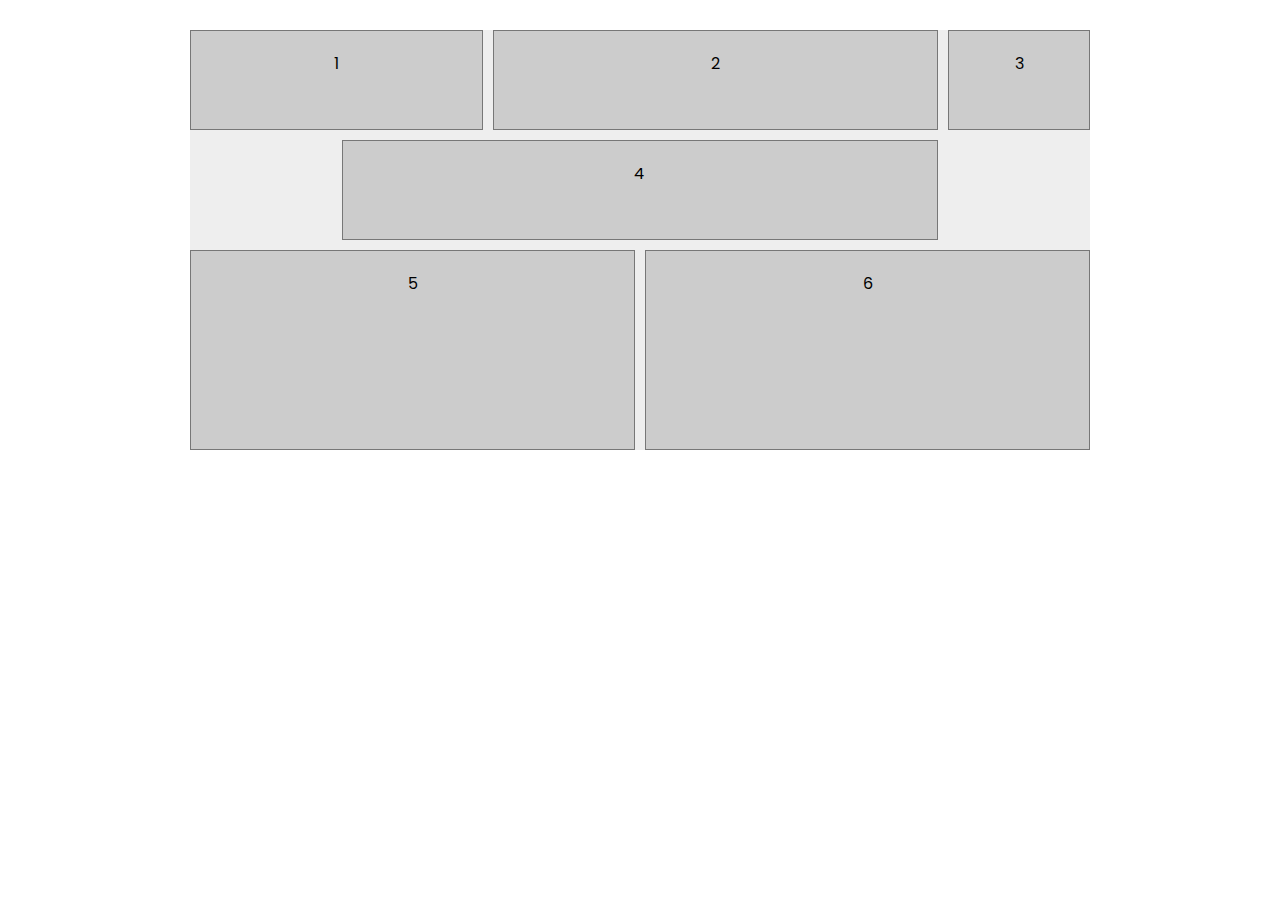
<file: basics/index.html>
<html lang="en">
<head>
  <meta charset="UTF-8">
  <meta http-equiv="X-UA-Compatible" content="IE=edge">
  <meta name="viewport" content="width=device-width, initial-scale=1.0">
  <title>CSS Grid Basics</title>
  <link rel="stylesheet" href="style.css">
</head>
<body>
    <div class="grid-container">
        <div>1</div>
        <div>2</div>
        <div>3</div>
        <div>4</div>
        <div>5</div>
        <div>6</div>
       


    </div>
  
</body>
</html>
</file>
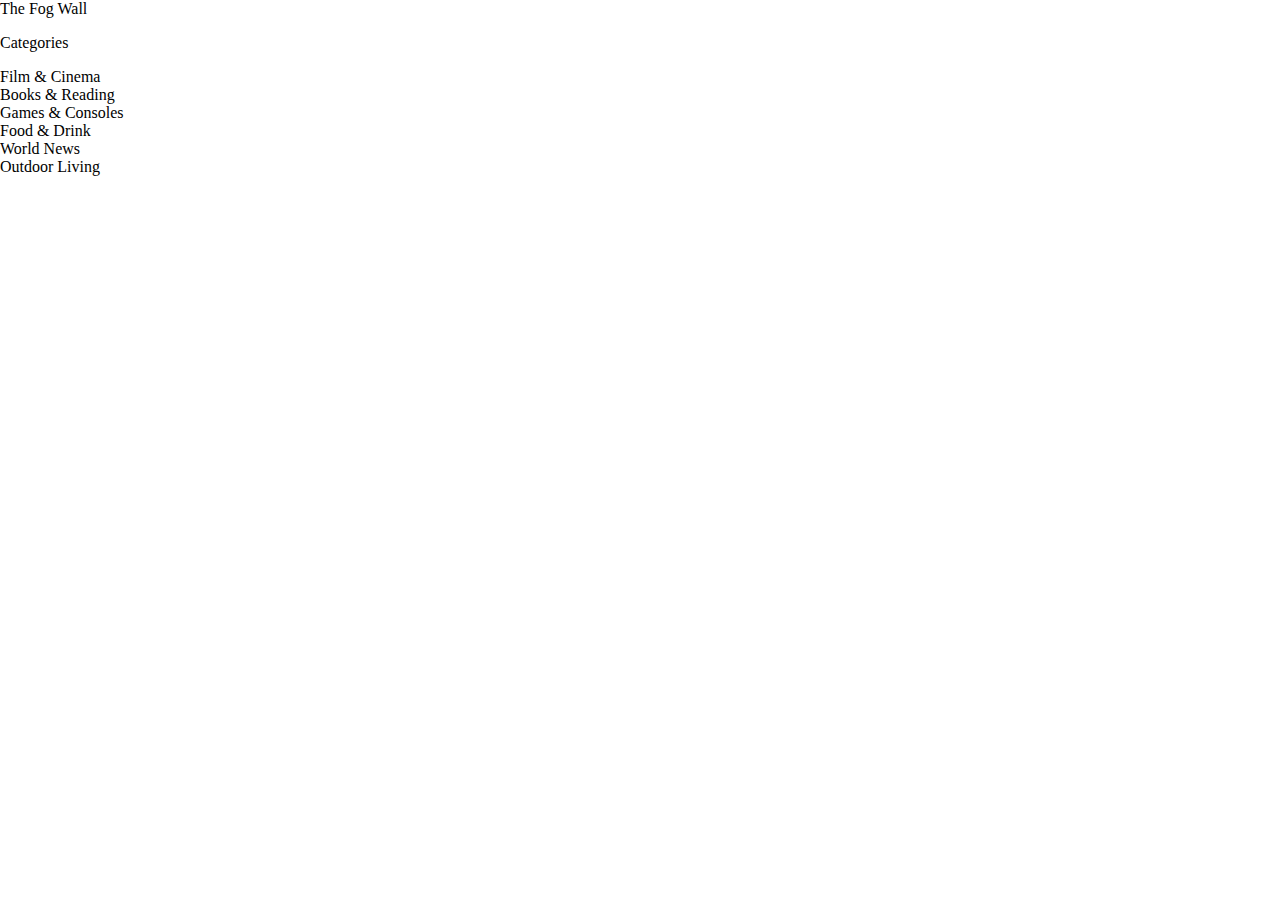
<file: holy-grail/index.html>
<!DOCTYPE html>
<html lang="en">
<head>
    <meta charset="UTF-8">
    <meta http-equiv="X-UA-Compatible" content="IE=edge">
    <meta name="viewport" content="width=device-width, initial-scale=1.0">
    <title>Holy Grail Layout</title>
    <link rel="stylesheet" href="style.css">
</head>
<body>
    <div class="grid-container">
        <header>
            The Fog Wall
        </header>
        <nav>
            <p>Categories</p>
            <li>Film & Cinema</li>
            <li>Books & Reading</li>
            <li>Games & Consoles</li>
            <li>Food & Drink</li>
            <li>World News</li>
            <li>Outdoor Living</li>
        </nav>
    </div>
</body>
</html>
</file>
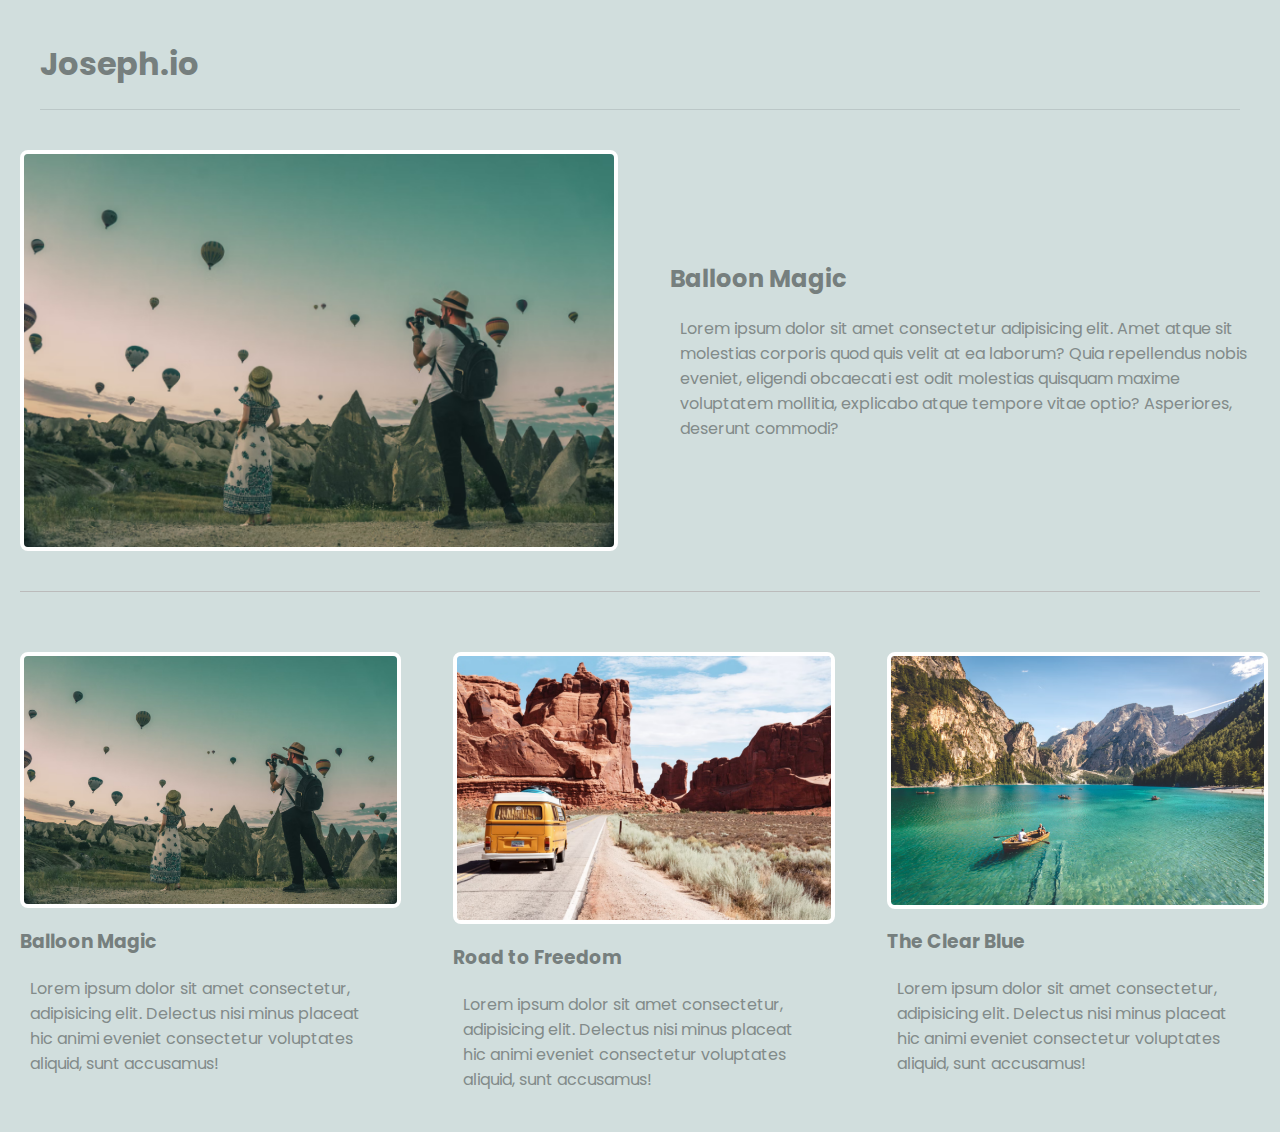
<file: multi-column/index.html>
<html lang="en">
<head>
  <meta charset="UTF-8">
  <meta http-equiv="X-UA-Compatible" content="IE=edge">
  <meta name="viewport" content="width=device-width, initial-scale=1.0">
  <title>Multi Column Blog Layout</title>
  <link rel="stylesheet" href="styles.css">
</head>
<body>

    <header>
        <h1>Joseph.io</h1>
    </header>
    <main class="grid-container">
        <article class="featured">
            <img src="img/1.png" alt="featured img">
            <div>
                <h2>Balloon Magic</h2>
                <p>Lorem ipsum dolor sit amet consectetur adipisicing elit. Amet atque sit molestias corporis quod quis velit at ea laborum? Quia repellendus nobis eveniet, eligendi obcaecati est odit molestias quisquam maxime voluptatem mollitia, explicabo atque tempore vitae optio? Asperiores, deserunt commodi?</p>
              </div>
        </article>
        <article>
            <img src="img/1.png" alt="article img">
            <div>
              <h3>Balloon Magic</h3>
              <p>Lorem ipsum dolor sit amet consectetur, adipisicing elit. Delectus nisi minus placeat hic animi eveniet consectetur voluptates aliquid, sunt accusamus!</p>
            </div>
          </article>
          <article>
            <img src="img/2.png" alt="article img">
            <div>
              <h3>Road to Freedom</h3>
              <p>Lorem ipsum dolor sit amet consectetur, adipisicing elit. Delectus nisi minus placeat hic animi eveniet consectetur voluptates aliquid, sunt accusamus!</p>
            </div>
          </article>
          <article>
            <img src="img/3.png" alt="article img">
            <div>
              <h3>The Clear Blue</h3>
              <p>Lorem ipsum dolor sit amet consectetur, adipisicing elit. Delectus nisi minus placeat hic animi eveniet consectetur voluptates aliquid, sunt accusamus!</p>
            </div>
          </article>

    </main>
  
</body>
</html>
</file>
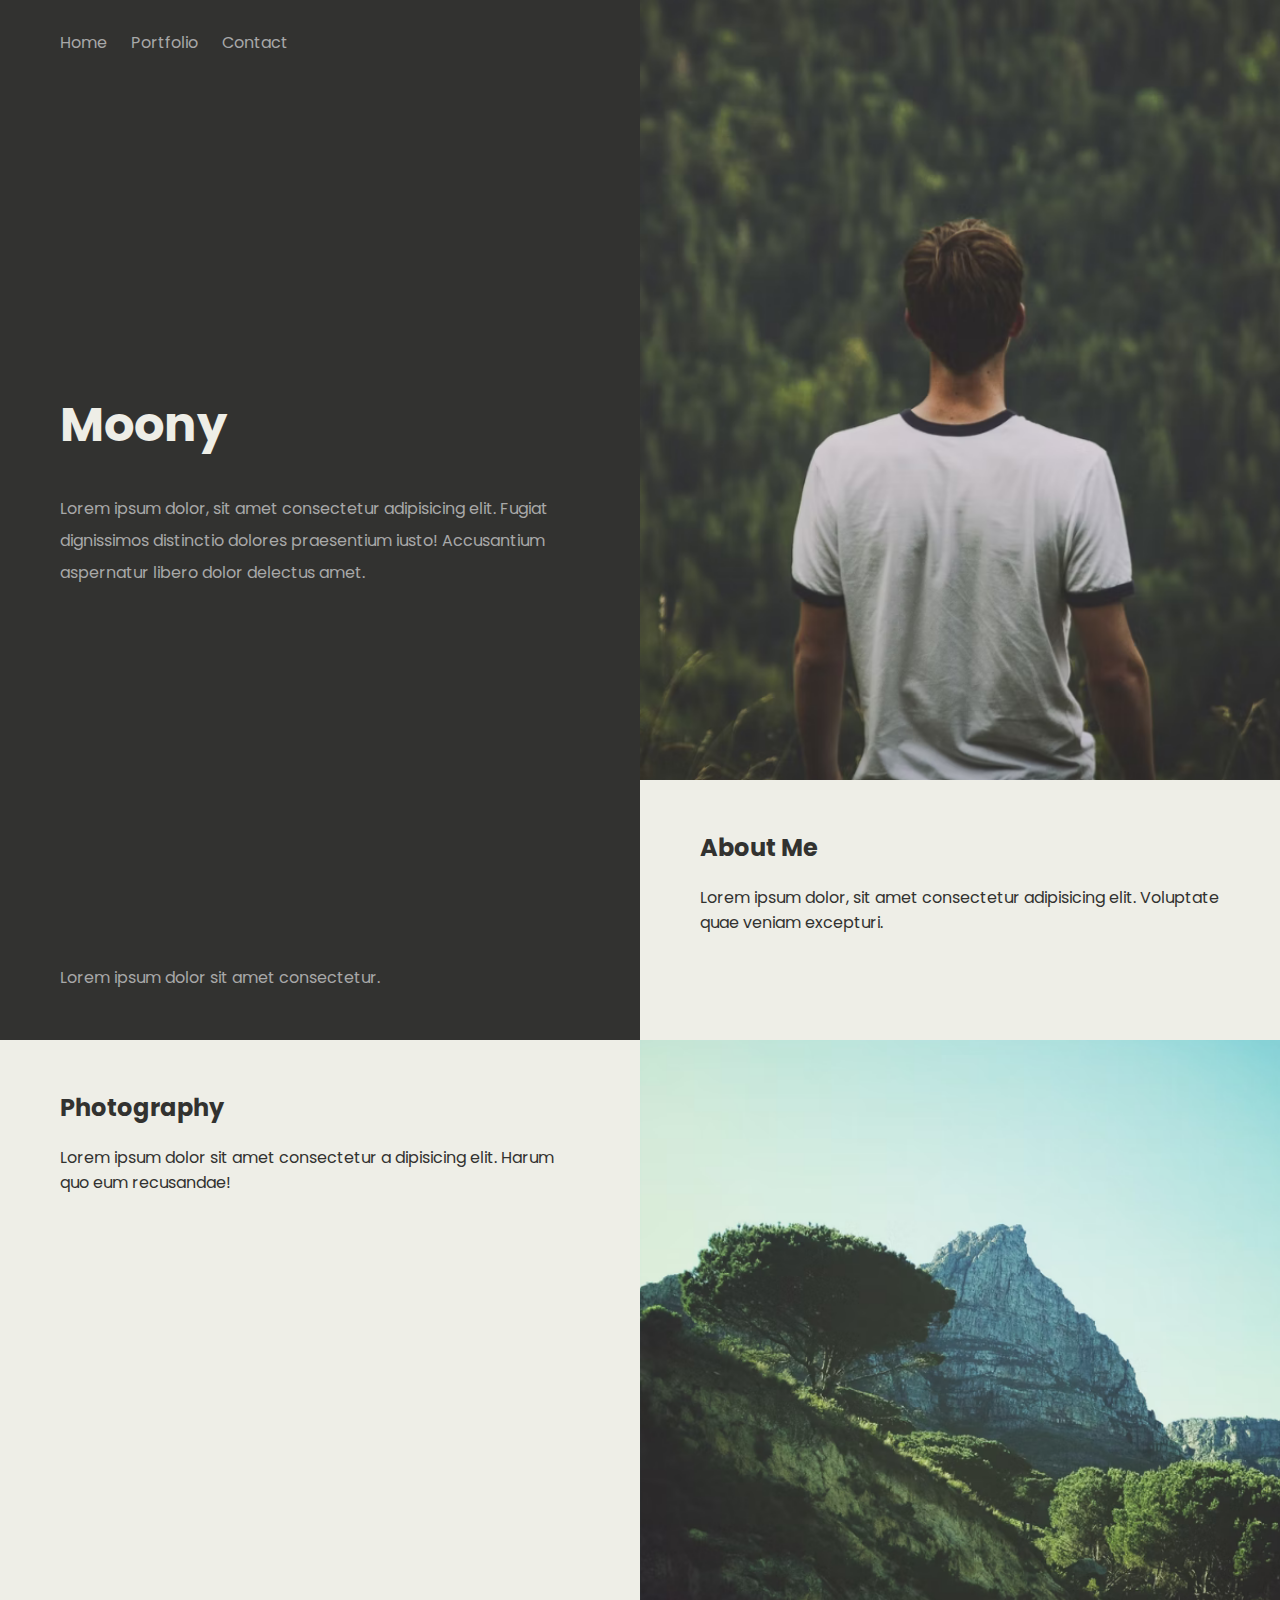
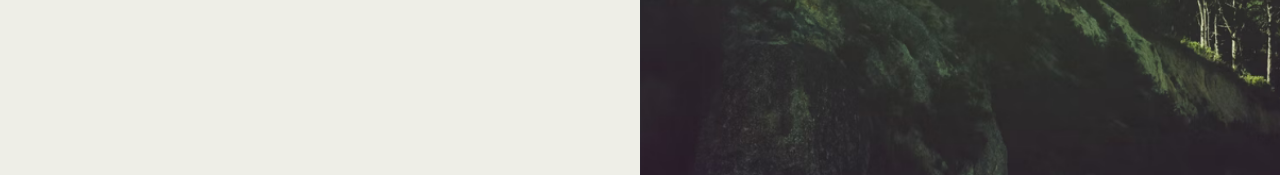
<file: portfolio/index.html>
<!DOCTYPE html>
<html lang="en">
<head>
    <meta charset="UTF-8">
    <meta http-equiv="X-UA-Compatible" content="IE=edge">
    <meta name="viewport" content="width=device-width, initial-scale=1.0">
    <title>Joseph Portfolio Website</title>
    <link rel="stylesheet" href="style.css">
</head>
<body>

    <main>
        <div class="panel welcome">
            <nav>
              <a href="">Home</a>
              <a href="">Portfolio</a>
              <a href="">Contact</a>
            </nav>
            <div>
              <h1>Moony</h1>
              <p>Lorem ipsum dolor, sit amet consectetur adipisicing elit. Fugiat dignissimos distinctio dolores praesentium iusto! Accusantium aspernatur libero dolor delectus amet.</p>
            </div>
            <footer>
              <p>Lorem ipsum dolor sit amet consectetur.</p>
            </footer>
          </div>
        <div class="panel about">
            <img src="img/1.png" alt="main pic">
            <div class="text">
                <h2>About Me</h2>
                <p>Lorem ipsum dolor, sit amet consectetur 
                    adipisicing elit. Voluptate quae veniam excepturi.</p>
            </div>

        </div>
        <div class="panel photos">
            <div class="text">
                <h2>Photography</h2>
                <p>Lorem ipsum dolor sit amet consectetur a
                    dipisicing elit. Harum quo eum recusandae!</p>
            </div>
            <img src="img/2.png" alt="landscape pic">
        </div>
    </main>
    
</body>
</html>
</file>
<file: basics/style.css>
@import url('https://fonts.googleapis.com/css2?family=Poppins:wght@200;400;500;600;800&family=VT323&display=swap');

body {
  margin: 30px;
  font-family: "Poppins";
}

.grid-container{
    background: #eee;
    max-width: 900px;
    margin:0 auto;
    display: grid;
    grid-template-columns: repeat(6, 1fr);
    grid-template-rows: 100px 100px 200px;
    gap:10px;
    justify-items: stretch;
    align-items: stretch;

}

.grid-container>div{
    background: #ccc;
    text-align: center;
    padding: 20px;
    border: 1px solid #777;
}
.grid-container > div:nth-child(1) {
    grid-column: 1 / span 2;
  }
  .grid-container > div:nth-child(2) {
    grid-column: span 3;
  }
  /* .grid-container > div:nth-child(3) {
    /* grid-column: span 1; */ /* auto spans 1 without declaring it */
  /* } */ 
  .grid-container > div:nth-child(4) {
    grid-column: 2 / 6;
    /* align-self: end; */
  }
  .grid-container > div:nth-child(5) {
    grid-column: span 3;
  }
  .grid-container > div:nth-child(6) {
    grid-column: span 3;
    /* justify-self: end;
    align-self: start; */
  }
</file>
<file: holy-grail/style.css>
body{
    margin: 0;
}

ul ,li{
    list-style-type: none;
    padding: 0;
}
</file>
<file: multi-column/styles.css>
@import url('https://fonts.googleapis.com/css2?family=Poppins:wght@200;400;500;600;800&family=VT323&display=swap');

body {
  margin: 20px;
  font-family: "Poppins";
  background: #d1dedd;
}
ul, li {
  padding: 0;
  list-style-type: none;
}
h1,h2,h3 {
  color: #767f7e;
}
p {
  color: #828b8a;
}

header{
    max-width: 1200px;
    margin: 40px auto;
    border-bottom: 1px solid #bbc7c7;
}

.grid-container{
    display: grid;
    grid-template-columns: 1fr 1fr 1fr;
    gap:60px;
}

article.featured{
    display: grid;
    grid-template-columns: 1fr 1fr;
    gap:60px;
    align-items: center;
    grid-column: span 3;
    border-bottom: 1px solid #bbb;
    padding-bottom: 40px;

}
article img, article.featured img {
    width: 100%;
    border: 4px solid #fff;
    border-radius: 8px;
  }

  article p, .article h3 {
    margin: 20px 10px;
  }

  /* responsive */

  @media  screen and (max-width:980px) {

    article{
        grid-column: span 3;
        display: grid;
        grid-template-columns: 1fr 1fr;
        gap:60px;
        align-items: center;
    }
    
  }

  @media screen and (max-width: 760px) {
    article, article.featured {
      display: block;
      margin: 0 20px;
    }
  }
</file>
<file: portfolio/style.css>
@import url('https://fonts.googleapis.com/css2?family=Poppins:wght@200;400;500;600;800&family=VT323&display=swap');

body {
  margin: 0;
  font-family: "Poppins";
}

main{
    display: grid;
    grid-template-columns: 1.2fr 1fr 1fr;
    min-height: 100%;
}

.panel{
    display: grid;
    grid-template-columns: 1fr;
}

.panel .text {
    background: #eeeee7;
    color: #323230;
    padding: 30px 60px;
  }

.panel.welcome {
    background: #323230;
    padding: 30px 60px;
    grid-auto-rows: 1fr;
  }

  .panel.welcome nav a{
    color: #a8a8a8;
    text-decoration: none;
    margin-right: 20px;
  }

  .panel.welcome p{

    color: #a8a8a8;
    max-width: 540px;
    line-height: 2em;

  }

  .panel.welcome h1 {
    color: #eeeee7;
    font-size: 3em;
  }
  .panel.welcome footer {
    align-self: end;
  }

  /* about panel */

  .panel.about{
    grid-template-rows: 3fr 1fr;
    overflow: hidden;
  }

  .panel.about img{
    min-height: 100%;
    min-width: 100%;
  }

  /* photos panel */
.panel.photos {
    grid-template-rows: 1fr 3fr;
    overflow: hidden;
  }
  .panel.photos img {
    min-height: 100%;
    min-width: 100%;
  }

  @media screen and (max-width:1400px){
    
        main{
          
          grid-template-columns:  1fr 1fr;
          
        }

        .panel.photos{

          grid-column: span 2;
          grid-template-columns: 1fr 1fr;
          grid-template-rows: 1fr;
        }




  }

  @media screen and (max-width: 960px){
      main{
        grid-template-columns: 100%;
        grid-template-rows: 500px 400px 400px;
      }
      .panel.about{
        grid-row:2; /*start from the second row*/
        grid-template-columns: 1fr 1fr;
        grid-template-rows: 1fr;
        
      }
      .panel img{
        width: 100%;
      }
     
  }

  @media screen and (max-width: 680px){

    main{
      grid-template-rows: 700px 600px 600px;

    }

    .panel.about .panel.photos{
      grid-template-columns: 1fr;
      grid-column:span 1;
      grid-template-rows: 1fr 1fr;
      border-bottom: 1px solid #dcdcd0;
    }

    /* zxZXZX */

    .panel img {
      width: 100%;
    }

  }
</file>
